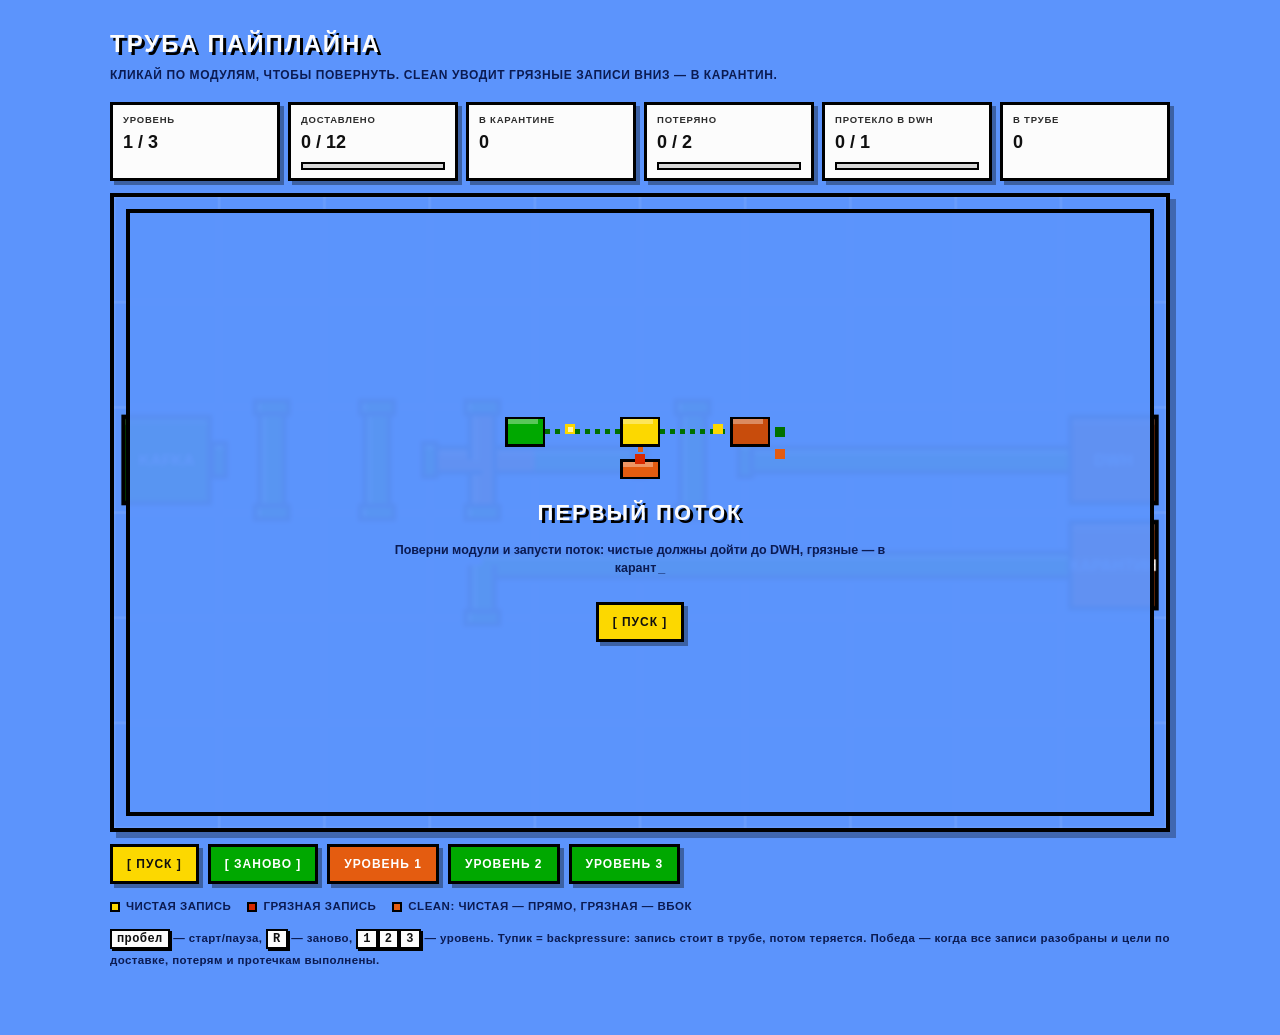
<file: 06-pipeline-game/index.html>
<!DOCTYPE html>
<html lang="ru">
<head>
<meta charset="utf-8">
<meta name="viewport" content="width=device-width, initial-scale=1">
<title>Труба пайплайна · доведи данные до витрины</title>
<link rel="stylesheet" href="../docs/assets/theme.css">
<style>
  /* Скин «Марио»: голубое небо, белые блоки в чёрной рамке, зелёные трубы. */
  body {
    --bg: #5c94fc;
    --panel: #fcfcfc;
    --panel-2: #f0f0f0;
    --ink: #101010;
    --muted: #2b2b2b;
    --accent: #00a800;
    --warn: #e45c10;
    --bad: #d82800;
    --line: #000;
    font-family: Tahoma, Verdana, "Segoe UI", sans-serif;
    font-weight: 700;
    font-size: 14px;
    line-height: 1.5;
    background: #5c94fc;
  }

  .wrap { width: min(1060px, 100%); }

  h1 {
    text-transform: uppercase;
    letter-spacing: 2px;
    font-size: 24px;
    color: #fcfcfc;
    text-shadow: 3px 3px 0 #000;
  }
  .sub { margin-bottom: 18px; font-size: 12px; letter-spacing: .6px; color: #0b1b52; text-transform: uppercase; }

  .hud { margin-bottom: 12px; gap: 8px; }
  .stat {
    background: #fcfcfc;
    border: 3px solid #000;
    border-radius: 0;
    box-shadow: 4px 4px 0 rgba(0, 0, 0, .35);
    padding: 8px 10px;
  }
  .stat .label { color: #2b2b2b; font-size: 9.5px; letter-spacing: .8px; }
  .stat .value { color: #101010; font-size: 18px; }
  .stat .meter { margin-top: 6px; height: 8px; background: #d8d8d8; border: 2px solid #000; }
  .stat .meter i { display: block; height: 100%; width: 0; background: #00a800; transition: width .12s linear; }
  .stat .meter.warn i { background: #e45c10; }
  .stat .meter.bad i { background: #d82800; }

  .board {
    border: 4px solid #000;
    border-radius: 0;
    background: #5c94fc;
    box-shadow: inset 0 0 0 4px #e45c10, 6px 6px 0 rgba(0, 0, 0, .3);
  }
  canvas { display: block; width: 100%; height: auto; }
  #board { cursor: pointer; }

  .overlay {
    border-radius: 0;
    gap: 12px;
    inset: 12px;
    background: rgba(92, 148, 252, .96);
    border: 4px solid #000;
  }
  .overlay h2 {
    margin: 0;
    font-size: 22px;
    letter-spacing: 2px;
    text-transform: uppercase;
    color: #fcfcfc;
    text-shadow: 3px 3px 0 #000;
  }
  .overlay p { margin: 0; max-width: 520px; font-size: 12.5px; color: #0b1b52; }
  #logo { image-rendering: pixelated; width: 300px; max-width: 80%; height: auto; }

  .row { margin-top: 12px; }
  button {
    border-radius: 0;
    background: #00a800;
    border: 3px solid #000;
    color: #fff;
    text-transform: uppercase;
    letter-spacing: 1px;
    font-weight: 700;
    font-size: 12px;
    box-shadow: 4px 4px 0 rgba(0, 0, 0, .35);
  }
  button:hover { background: #00c000; transform: translate(-1px, -1px); box-shadow: 5px 5px 0 rgba(0, 0, 0, .35); }
  button:active { transform: translate(2px, 2px); box-shadow: 1px 1px 0 rgba(0, 0, 0, .35); }
  button.primary { background: #fcd800; color: #101010; border-color: #000; }
  button.primary:hover { background: #ffe640; }
  button.level.active { background: #e45c10; color: #fff; }

  .legend { margin-top: 14px; font-size: 11.5px; letter-spacing: .5px; text-transform: uppercase; color: #0b1b52; }
  .legend i { border-radius: 0; width: 10px; height: 10px; border: 2px solid #000; box-shadow: none; }

  .hint { font-size: 11.5px; letter-spacing: .4px; color: #0b1b52; line-height: 1.8; }
  kbd { border-radius: 0; background: #fcfcfc; border: 2px solid #000; color: #101010; box-shadow: 2px 2px 0 #000; padding: 1px 5px; }

  #overlay-text::after { content: "_"; margin-left: 2px; color: #0b1b52; animation: caret 1s steps(1, end) infinite; }
  @keyframes caret { 50% { opacity: 0; } }
</style>
</head>
<body>
<div class="wrap">
  <h1>Труба пайплайна</h1>
  <p class="sub" id="hint">Поворачивай модули кликом и доведи чистые записи до витрины, а грязные — в карантин.</p>

  <div class="hud">
    <div class="stat"><div class="label">Уровень</div><div class="value" id="hud-level">1</div></div>
    <div class="stat">
      <div class="label">Доставлено</div><div class="value" id="hud-delivered">0</div>
      <div class="meter" id="meter-delivered"><i></i></div>
    </div>
    <div class="stat"><div class="label">В карантине</div><div class="value" id="hud-quarantine">0</div></div>
    <div class="stat">
      <div class="label">Потеряно</div><div class="value" id="hud-dropped">0</div>
      <div class="meter" id="meter-dropped"><i></i></div>
    </div>
    <div class="stat">
      <div class="label">Протекло в DWH</div><div class="value" id="hud-leaked">0</div>
      <div class="meter" id="meter-leaked"><i></i></div>
    </div>
    <div class="stat"><div class="label">В трубе</div><div class="value" id="hud-active">0</div></div>
  </div>

  <div class="board">
    <canvas id="board" width="720" height="432"></canvas>
    <div class="overlay" id="overlay">
      <canvas id="logo" width="120" height="40" aria-hidden="true"></canvas>
      <h2 id="overlay-title">Готов?</h2>
      <p id="overlay-text">Поверни модули так, чтобы труба соединила источник с витриной.</p>
      <div class="row"><button class="primary" id="overlay-btn">[ ПУСК ]</button></div>
    </div>
  </div>

  <div class="row">
    <button class="primary" id="btn-run">[ ПУСК ]</button>
    <button id="btn-reset">[ ЗАНОВО ]</button>
    <span id="levels" class="row" style="margin:0"></span>
  </div>

  <div class="legend">
    <span><i style="background:#fcd800"></i>чистая запись</span>
    <span><i style="background:#d82800"></i>грязная запись</span>
    <span><i style="background:#e45c10"></i>Clean: чистая — прямо, грязная — вбок</span>
  </div>

  <p class="hint">
    <kbd>пробел</kbd> — старт/пауза, <kbd>R</kbd> — заново, <kbd>1</kbd><kbd>2</kbd><kbd>3</kbd> — уровень.
    Тупик = backpressure: запись стоит в трубе, потом теряется. Победа — когда все записи разобраны
    и цели по доставке, потерям и протечкам выполнены.
  </p>
</div>

<script type="application/json" id="levels-data">
[
  {
    "id": 1,
    "title": "Первый поток",
    "hint": "Кликай по модулям, чтобы повернуть. Clean уводит грязные записи вниз — в карантин.",
    "grid": ["..........", "..........", "S--C-----D", "...L-----Q", "..........", ".........."],
    "rot":  ["0000000000", "0000000000", "0110010000", "0001000000", "0000000000", "0000000000"],
    "spawn": 0.9,
    "dirty": 0.25,
    "goal": {"records": 18, "delivered": 12, "maxDropped": 2, "maxLeaked": 1}
  },
  {
    "id": 2,
    "title": "Глубже в хранилище",
    "hint": "Грязные уходят вниз от Clean: доведи их до карантина, не потеряв чистые.",
    "grid": ["..........", "S--C-----D", "...|......", "...L-----Q", "..........", ".........."],
    "rot":  ["0000000000", "0110010000", "0001000000", "0001000000", "0000000000", "0000000000"],
    "spawn": 0.8,
    "dirty": 0.3,
    "goal": {"records": 22, "delivered": 14, "maxDropped": 3, "maxLeaked": 1}
  },
  {
    "id": 3,
    "title": "Долгий путь в карантин",
    "hint": "Маршрут грязных длиннее: два поворота вниз, прежде чем карантин.",
    "grid": ["..........", "S--C-----D", "...|......", "...L--L...", "......L--Q", ".........."],
    "rot":  ["0000000000", "0110010000", "0001000000", "0001101000", "0000000000", "0000000000"],
    "spawn": 0.75,
    "dirty": 0.35,
    "goal": {"records": 24, "delivered": 15, "maxDropped": 3, "maxLeaked": 1}
  }
]
</script>

<script>
(function () {
  "use strict";

  var E = 1, S = 2, W = 4, N = 8;
  var SIDES = [E, S, W, N];
  var DELTA = {};
  DELTA[E] = [0, 1]; DELTA[S] = [1, 0]; DELTA[W] = [0, -1]; DELTA[N] = [-1, 0];
  var OPPOSITE = {};
  OPPOSITE[E] = W; OPPOSITE[S] = N; OPPOSITE[W] = E; OPPOSITE[N] = S;
  var BASE = { "|": N | S, "-": E | W, "L": N | E, "T": N | E | S, "+": E | S | W | N, "C": E | S | W | N, "S": E, "D": W, "Q": W };
  var ROTATABLE = { "|": 1, "-": 1, "L": 1, "T": 1, "+": 1, "C": 1 };
  var SPEED = 1.9;
  var STALL_LIMIT = 2.5;
  var CELL = 72;
  var STEP = 1 / 60;
  var PALETTE = {
    sky: "#5c94fc",
    grid: "rgba(255, 255, 255, .16)",
    pipeOutline: "#000000",
    pipeBody: "#00a800",
    pipeLight: "#7ce07c",
    gateBody: "#e45c10",
    gateLight: "#ffb060",
    nodeSrc: "#00a800",
    nodeDwh: "#c84c0c",
    nodeQ: "#e45c10",
    coin: "#fcd800",
    coinShine: "#fff6b0",
    dirty: "#d82800",
    dirtyShine: "#ff9a80",
    hover: "rgba(255, 255, 255, .8)"
  };

  var canvas = document.getElementById("board");
  var ctx = canvas.getContext("2d");
  var overlay = document.getElementById("overlay");
  var overlayTitle = document.getElementById("overlay-title");
  var overlayText = document.getElementById("overlay-text");
  var overlayBtn = document.getElementById("overlay-btn");
  var hint = document.getElementById("hint");
  var levelsHost = document.getElementById("levels");

  var HUD = {
    level: document.getElementById("hud-level"),
    delivered: document.getElementById("hud-delivered"),
    quarantine: document.getElementById("hud-quarantine"),
    dropped: document.getElementById("hud-dropped"),
    leaked: document.getElementById("hud-leaked"),
    active: document.getElementById("hud-active")
  };

  var METERS = {
    delivered: document.getElementById("meter-delivered"),
    dropped: document.getElementById("meter-dropped"),
    leaked: document.getElementById("meter-leaked")
  };

  var LEVELS = JSON.parse(document.getElementById("levels-data").textContent);
  var state = {
    levelIndex: 0,
    level: null,
    cells: [],
    rows: 0,
    cols: 0,
    source: null,
    records: [],
    stats: null,
    phase: "ready",
    spawnAcc: 0,
    time: 0,
    hover: null
  };
  var lastFrame = 0;
  var acc = 0;

  function rotateMask(mask, steps) {
    var value = mask;
    for (var i = 0; i < ((steps % 4) + 4) % 4; i++) {
      value = ((value << 1) | (value >> 3)) & 15;
    }
    return value;
  }

  function turnRight(side) {
    return rotateMask(side, 1);
  }

  function buildCells(level) {
    var rows = level.grid.length;
    var cols = level.grid[0].length;
    var cells = [];
    for (var r = 0; r < rows; r++) {
      var row = [];
      for (var c = 0; c < cols; c++) {
        var ch = level.grid[r][c];
        var rot = Number(level.rot[r][c] || 0);
        var base = BASE[ch] || 0;
        row.push({
          r: r, c: c, ch: ch, base: base, rot: rot,
          mask: rotateMask(base, rot),
          rotatable: Boolean(ROTATABLE[ch])
        });
      }
      cells.push(row);
    }
    return cells;
  }

  function findChar(ch) {
    for (var r = 0; r < state.rows; r++) {
      for (var c = 0; c < state.cols; c++) {
        if (state.cells[r][c].ch === ch) { return state.cells[r][c]; }
      }
    }
    return null;
  }

  function loadLevel(index) {
    state.levelIndex = Math.max(0, Math.min(LEVELS.length - 1, index));
    state.level = LEVELS[state.levelIndex];
    state.cells = buildCells(state.level);
    state.rows = state.level.grid.length;
    state.cols = state.level.grid[0].length;
    state.source = findChar("S");
    state.records = [];
    state.stats = { spawned: 0, delivered: 0, quarantined: 0, wasted: 0, leaked: 0, dropped: 0 };
    state.phase = "ready";
    state.spawnAcc = 0;
    state.time = 0;
    hint.textContent = state.level.hint;
    document.querySelectorAll("button.level").forEach(function (button) {
      button.classList.toggle("active", Number(button.dataset.index) === state.levelIndex);
    });
    showOverlay(state.level.title, "Поверни модули и запусти поток: чистые должны дойти до DWH, грязные — в карантин.", "[ ПУСК ]");
    renderLevelButtons();
    render();
    updateHud();
  }

  function renderLevelButtons() {
    levelsHost.textContent = "";
    LEVELS.forEach(function (level, index) {
      var button = document.createElement("button");
      button.className = "level" + (index === state.levelIndex ? " active" : "");
      button.dataset.index = String(index);
      button.textContent = "Уровень " + level.id;
      button.addEventListener("click", function () { loadLevel(index); });
      levelsHost.appendChild(button);
    });
  }

  var typing = null;
  var calm = window.matchMedia("(prefers-reduced-motion: reduce)").matches;

  function typeText(element, text) {
    if (typing) { window.clearTimeout(typing); typing = null; }
    if (calm) { element.textContent = text; return; }
    element.textContent = "";
    var index = 0;
    function tick() {
      element.textContent = text.slice(0, index);
      index += 1;
      typing = index <= text.length ? window.setTimeout(tick, 16) : null;
    }
    tick();
  }

  function showOverlay(title, text, buttonText) {
    overlayTitle.textContent = title;
    typeText(overlayText, text);
    overlayBtn.textContent = buttonText;
    overlay.classList.add("show");
  }

  function hideOverlay() { overlay.classList.remove("show"); }

  function chooseExit(cell, from, dirty) {
    var candidates = [];
    SIDES.forEach(function (side) {
      if (side !== from && (cell.mask & side)) { candidates.push(side); }
    });
    var straight = OPPOSITE[from];
    if (cell.ch === "C") {
      var preferred = dirty ? turnRight(straight) : straight;
      if (candidates.indexOf(preferred) !== -1) { return preferred; }
    }
    if (candidates.indexOf(straight) !== -1) { return straight; }
    var right = turnRight(straight);
    if (candidates.indexOf(right) !== -1) { return right; }
    return candidates.length ? candidates[0] : 0;
  }

  function spawnRecord() {
    var record = {
      r: state.source.r,
      c: state.source.c,
      from: W,
      to: E,
      t: 0,
      dirty: Math.random() < state.level.dirty,
      stall: 0
    };
    state.records.push(record);
    state.stats.spawned += 1;
  }

  function resolve(record, kind) {
    if (kind === "D") {
      if (record.dirty) { state.stats.leaked += 1; } else { state.stats.delivered += 1; }
    } else if (kind === "Q") {
      if (record.dirty) { state.stats.quarantined += 1; } else { state.stats.wasted += 1; }
    }
    record.done = true;
  }

  function enterCell(record) {
    var cell = state.cells[record.r][record.c];
    if (cell.ch === "D" || cell.ch === "Q") { resolve(record, cell.ch); return; }
    var exit = chooseExit(cell, record.from, record.dirty);
    record.to = exit;
    record.t = 0;
    record.stall = 0;
  }

  function stepRecords(dt) {
    var alive = [];
    state.records.forEach(function (record) {
      if (record.done) { return; }
      if (!record.to) {
        record.stall += dt;
        if (record.stall > STALL_LIMIT) { state.stats.dropped += 1; record.done = true; return; }
        alive.push(record);
        return;
      }
      record.t += dt * SPEED;
      if (record.t < 1) { alive.push(record); return; }
      var delta = DELTA[record.to];
      var nr = record.r + delta[0];
      var nc = record.c + delta[1];
      var inside = nr >= 0 && nc >= 0 && nr < state.rows && nc < state.cols;
      if (!inside) { state.stats.dropped += 1; record.done = true; return; }
      var next = state.cells[nr][nc];
      var back = OPPOSITE[record.to];
      if (!(next.mask & back)) {
        record.t = 1;
        record.to = 0;
        record.stall += dt;
        if (record.stall > STALL_LIMIT) { state.stats.dropped += 1; record.done = true; return; }
        alive.push(record);
        return;
      }
      record.r = nr;
      record.c = nc;
      record.from = back;
      enterCell(record);
      if (!record.done) { alive.push(record); }
    });
    state.records = alive;
  }

  function update(dt) {
    if (state.phase !== "running") { return; }
    state.time += dt;
    var goal = state.level.goal;
    if (state.stats.spawned < goal.records) {
      state.spawnAcc += dt;
      if (state.spawnAcc >= state.level.spawn) {
        state.spawnAcc -= state.level.spawn;
        spawnRecord();
      }
    }
    stepRecords(dt);
    checkOutcome();
  }

  function checkOutcome() {
    var goal = state.level.goal;
    var stats = state.stats;
    var finished = stats.spawned >= goal.records && state.records.length === 0;
    if (stats.dropped > goal.maxDropped) {
      finish(false, "Релиз сорван", "Потеряно " + stats.dropped + " записей при лимите " + goal.maxDropped + ": где-то остался тупик.");
      return;
    }
    if (stats.leaked > goal.maxLeaked) {
      finish(false, "Качество упало", "Грязных в DWH: " + stats.leaked + " при лимите " + goal.maxLeaked + ". Clean должен уводить их вбок.");
      return;
    }
    if (finished && stats.delivered >= goal.delivered) {
      finish(true, "Поток прошёл", "Доставлено " + stats.delivered + ", карантин " + stats.quarantined + ", потерь " + stats.dropped + ".");
    }
  }

  function finish(won, title, text) {
    state.phase = won ? "won" : "lost";
    showOverlay(title, text, "[ ЗАНОВО ]");
  }

  function setMeter(host, value, limit, tone) {
    var share = limit > 0 ? Math.min(1, value / limit) : 0;
    host.className = "meter" + (tone ? " " + tone : "");
    host.firstElementChild.style.width = Math.round(share * 100) + "%";
  }

  function updateHud() {
    var goal = state.level.goal;
    HUD.level.textContent = state.level.id + " / " + LEVELS.length;
    HUD.delivered.textContent = state.stats.delivered + " / " + goal.delivered;
    HUD.delivered.className = "value " + (state.stats.delivered >= goal.delivered ? "ok" : "");
    HUD.quarantine.textContent = String(state.stats.quarantined);
    HUD.dropped.textContent = state.stats.dropped + " / " + goal.maxDropped;
    HUD.dropped.className = "value " + (state.stats.dropped > goal.maxDropped ? "bad" : state.stats.dropped > 0 ? "warn" : "");
    HUD.leaked.textContent = state.stats.leaked + " / " + goal.maxLeaked;
    HUD.leaked.className = "value " + (state.stats.leaked > goal.maxLeaked ? "bad" : state.stats.leaked > 0 ? "warn" : "");
    HUD.active.textContent = String(state.records.length);
    setMeter(METERS.delivered, state.stats.delivered, goal.delivered, "");
    setMeter(METERS.dropped, state.stats.dropped, goal.maxDropped, state.stats.dropped > goal.maxDropped ? "bad" : "warn");
    setMeter(METERS.leaked, state.stats.leaked, goal.maxLeaked, state.stats.leaked > goal.maxLeaked ? "bad" : "warn");
  }

  function cellCenter(r, c) {
    return { x: c * CELL + CELL / 2, y: r * CELL + CELL / 2 };
  }

  function recordPosition(record) {
    var center = cellCenter(record.r, record.c);
    if (!record.to) { return center; }
    var delta = DELTA[record.to];
    var t = Math.min(1, Math.max(0, record.t));
    return { x: center.x + delta[1] * CELL * t, y: center.y + delta[0] * CELL * t };
  }

  function pipeLine(x1, y1, x2, y2, width, color) {
    ctx.strokeStyle = color;
    ctx.lineWidth = width;
    ctx.lineCap = "butt";
    ctx.beginPath();
    ctx.moveTo(x1, y1);
    ctx.lineTo(x2, y2);
    ctx.stroke();
  }

  function drawMouth(x, y, horizontal) {
    var w = horizontal ? 12 : 26;
    var h = horizontal ? 26 : 12;
    ctx.fillStyle = PALETTE.pipeOutline;
    ctx.fillRect(x - w / 2, y - h / 2, w, h);
    ctx.fillStyle = PALETTE.pipeBody;
    ctx.fillRect(x - w / 2 + 3, y - h / 2 + 3, w - 6, h - 6);
    ctx.fillStyle = PALETTE.pipeLight;
    if (horizontal) {
      ctx.fillRect(x - w / 2 + 3, y - h / 2 + 3, w - 6, 3);
    } else {
      ctx.fillRect(x - w / 2 + 3, y - h / 2 + 3, 3, h - 6);
    }
  }

  function isLinked(cell, side) {
    var delta = DELTA[side];
    var r = cell.r + delta[0];
    var c = cell.c + delta[1];
    var inside = r >= 0 && c >= 0 && r < state.rows && c < state.cols;
    var linked = inside && (state.cells[r][c].mask & OPPOSITE[side]);
    return Boolean(linked);
  }

  function drawArm(cell, center, side, body, light) {
    var delta = DELTA[side];
    var ex = center.x + delta[1] * CELL / 2;
    var ey = center.y + delta[0] * CELL / 2;
    var shiftX = delta[0] !== 0 ? -5 : 0;
    var shiftY = delta[1] !== 0 ? -5 : 0;

    pipeLine(center.x, center.y, ex, ey, 20, PALETTE.pipeOutline);
    pipeLine(center.x, center.y, ex, ey, 14, body);
    pipeLine(center.x + shiftX, center.y + shiftY, ex + shiftX, ey + shiftY, 3, light);
    if (!isLinked(cell, side)) { drawMouth(ex, ey, delta[1] !== 0); }
  }

  function drawBlock(box, fill, label) {
    var x = box.x + 5;
    var y = box.y + 5;
    var size = CELL - 10;
    ctx.fillStyle = PALETTE.pipeOutline;
    ctx.fillRect(x, y, size, size);
    ctx.fillStyle = fill;
    ctx.fillRect(x + 3, y + 3, size - 6, size - 6);
    ctx.fillStyle = "rgba(255, 255, 255, .28)";
    ctx.fillRect(x + 3, y + 3, size - 6, 4);
    ctx.fillStyle = "#ffffff";
    ctx.font = "700 11px Tahoma, sans-serif";
    ctx.textAlign = "center";
    ctx.textBaseline = "middle";
    ctx.fillText(label, box.x + CELL / 2, box.y + CELL / 2 + 1);
  }

  function drawCell(cell) {
    var box = { x: cell.c * CELL, y: cell.r * CELL };
    var center = cellCenter(cell.r, cell.c);

    var gate = cell.ch === "C";
    var body = gate ? PALETTE.gateBody : PALETTE.pipeBody;
    var light = gate ? PALETTE.gateLight : PALETTE.pipeLight;

    SIDES.forEach(function (side) {
      if (cell.mask & side) { drawArm(cell, center, side, body, light); }
    });

    if (cell.ch === "S") { drawBlock(box, PALETTE.nodeSrc, "KAFKA"); }
    if (cell.ch === "D") { drawBlock(box, PALETTE.nodeDwh, "DWH"); }
    if (cell.ch === "Q") { drawBlock(box, PALETTE.nodeQ, "КАРАНТИН"); }

    if (cell.rotatable && state.hover && state.hover.r === cell.r && state.hover.c === cell.c) {
      ctx.strokeStyle = PALETTE.hover;
      ctx.lineWidth = 2;
      ctx.strokeRect(box.x + 2, box.y + 2, CELL - 4, CELL - 4);
    }
  }

  function drawRecords() {
    state.records.forEach(function (record) {
      var position = recordPosition(record);
      ctx.fillStyle = record.dirty ? PALETTE.dirty : PALETTE.coin;
      ctx.strokeStyle = PALETTE.pipeOutline;
      ctx.lineWidth = 2;
      ctx.beginPath();
      ctx.arc(position.x, position.y, 8, 0, Math.PI * 2);
      ctx.fill();
      ctx.stroke();
      ctx.fillStyle = record.dirty ? PALETTE.dirtyShine : PALETTE.coinShine;
      ctx.fillRect(position.x - 4, position.y - 4, 3, 8);
    });
  }

  function drawGrid() {
    ctx.strokeStyle = PALETTE.grid;
    ctx.lineWidth = 1;
    for (var c = 0; c <= state.cols; c++) {
      ctx.beginPath();
      ctx.moveTo(c * CELL, 0);
      ctx.lineTo(c * CELL, state.rows * CELL);
      ctx.stroke();
    }
    for (var r = 0; r <= state.rows; r++) {
      ctx.beginPath();
      ctx.moveTo(0, r * CELL);
      ctx.lineTo(state.cols * CELL, r * CELL);
      ctx.stroke();
    }
  }

  function render() {
    ctx.clearRect(0, 0, canvas.width, canvas.height);
    ctx.fillStyle = PALETTE.sky;
    ctx.fillRect(0, 0, canvas.width, canvas.height);
    drawGrid();
    for (var r = 0; r < state.rows; r++) {
      for (var c = 0; c < state.cols; c++) {
        drawCell(state.cells[r][c]);
      }
    }
    drawRecords();
  }

  function loop(timestamp) {
    if (!lastFrame) { lastFrame = timestamp; }
    var delta = Math.min(0.1, (timestamp - lastFrame) / 1000);
    lastFrame = timestamp;
    acc += delta;
    while (acc >= STEP) {
      update(STEP);
      acc -= STEP;
    }
    render();
    updateHud();
    requestAnimationFrame(loop);
  }

  function canvasPoint(event) {
    var rect = canvas.getBoundingClientRect();
    return {
      x: (event.clientX - rect.left) * (canvas.width / rect.width),
      y: (event.clientY - rect.top) * (canvas.height / rect.height)
    };
  }

  function cellAt(point) {
    var c = Math.floor(point.x / CELL);
    var r = Math.floor(point.y / CELL);
    if (r < 0 || c < 0 || r >= state.rows || c >= state.cols) { return null; }
    return state.cells[r][c];
  }

  function rotateCell(cell) {
    if (!cell || !cell.rotatable || state.phase === "won" || state.phase === "lost") { return; }
    cell.rot = (cell.rot + 1) % 4;
    cell.mask = rotateMask(cell.base, cell.rot);
    render();
  }

  canvas.addEventListener("click", function (event) {
    rotateCell(cellAt(canvasPoint(event)));
  });

  canvas.addEventListener("mousemove", function (event) {
    var cell = cellAt(canvasPoint(event));
    state.hover = cell ? { r: cell.r, c: cell.c } : null;
  });

  canvas.addEventListener("mouseleave", function () { state.hover = null; });

  function start() {
    if (state.phase === "running") { state.phase = "paused"; return; }
    if (state.phase === "ready" || state.phase === "paused") {
      state.phase = "running";
      hideOverlay();
    } else {
      loadLevel(state.levelIndex);
      state.phase = "running";
      hideOverlay();
    }
  }

  document.getElementById("btn-run").addEventListener("click", start);
  document.getElementById("btn-reset").addEventListener("click", function () { loadLevel(state.levelIndex); });
  overlayBtn.addEventListener("click", start);

  document.addEventListener("keydown", function (event) {
    if (event.key === " ") { event.preventDefault(); start(); }
    if (event.key === "r" || event.key === "R") { loadLevel(state.levelIndex); }
    if (["1", "2", "3"].indexOf(event.key) !== -1) { loadLevel(Number(event.key) - 1); }
  });

  loadLevel(0);
  requestAnimationFrame(loop);
})();
</script>



<script>
(function () {
  "use strict";

  var canvas = document.getElementById("logo");
  if (!canvas) { return; }
  var ctx = canvas.getContext("2d");
  var calm = window.matchMedia("(prefers-reduced-motion: reduce)");
  var PIPE = "#00a800";
  var PIPE_DARK = "#007000";
  var BRICK = "#c84c0c";
  var ORANGE = "#e45c10";
  var GOLD = "#fcd800";
  var INK = "#000000";
  var FRAMES = 48;
  var step = 0;

  function px(x, y, w, h, color) {
    ctx.fillStyle = color;
    ctx.fillRect(x, y, w, h);
  }

  function frameBox(x, y, w, h, fill) {
    px(x, y, w, h, INK);
    px(x + 1, y + 1, w - 2, h - 2, fill);
    px(x + 1, y + 1, w - 4, 2, "rgba(255, 255, 255, .35)");
  }

  function dash(x, y, width, color) {
    for (var i = 0; i < width; i += 4) {
      px(x + i, y, 2, 2, color);
    }
  }

  function draw() {
    ctx.clearRect(0, 0, 120, 40);

    frameBox(6, 13, 16, 12, PIPE);
    frameBox(52, 13, 16, 12, step % 16 < 8 ? ORANGE : GOLD);
    frameBox(96, 13, 16, 12, BRICK);
    frameBox(52, 30, 16, 8, ORANGE);

    dash(22, 18, 30, PIPE_DARK);
    dash(68, 18, 28, PIPE_DARK);
    dash(59, 25, 1, ORANGE);

    var t = (step % FRAMES) / FRAMES;
    var cleanX = Math.round(22 + t * 30);
    px(cleanX, 16, 4, 4, GOLD);
    px(cleanX + 1, 17, 2, 2, "#fff6b0");

    var laterX = Math.round(68 + ((t + 0.5) % 1) * 28);
    px(laterX, 16, 4, 4, GOLD);

    var dirtyY = Math.round(26 + ((t + 0.3) % 1) * 4);
    px(58, dirtyY, 4, 4, "#d82800");

    px(114, 17, 4, 4, step % 24 < 12 ? GOLD : PIPE_DARK);
    px(114, 26, 4, 4, step % 32 < 16 ? ORANGE : PIPE_DARK);
  }

  function loop() {
    draw();
    step = (step + 1) % FRAMES;
  }

  draw();
  if (calm.matches) { return; }
  window.setInterval(loop, 110);
})();
</script>
</body>
</html>
</file>
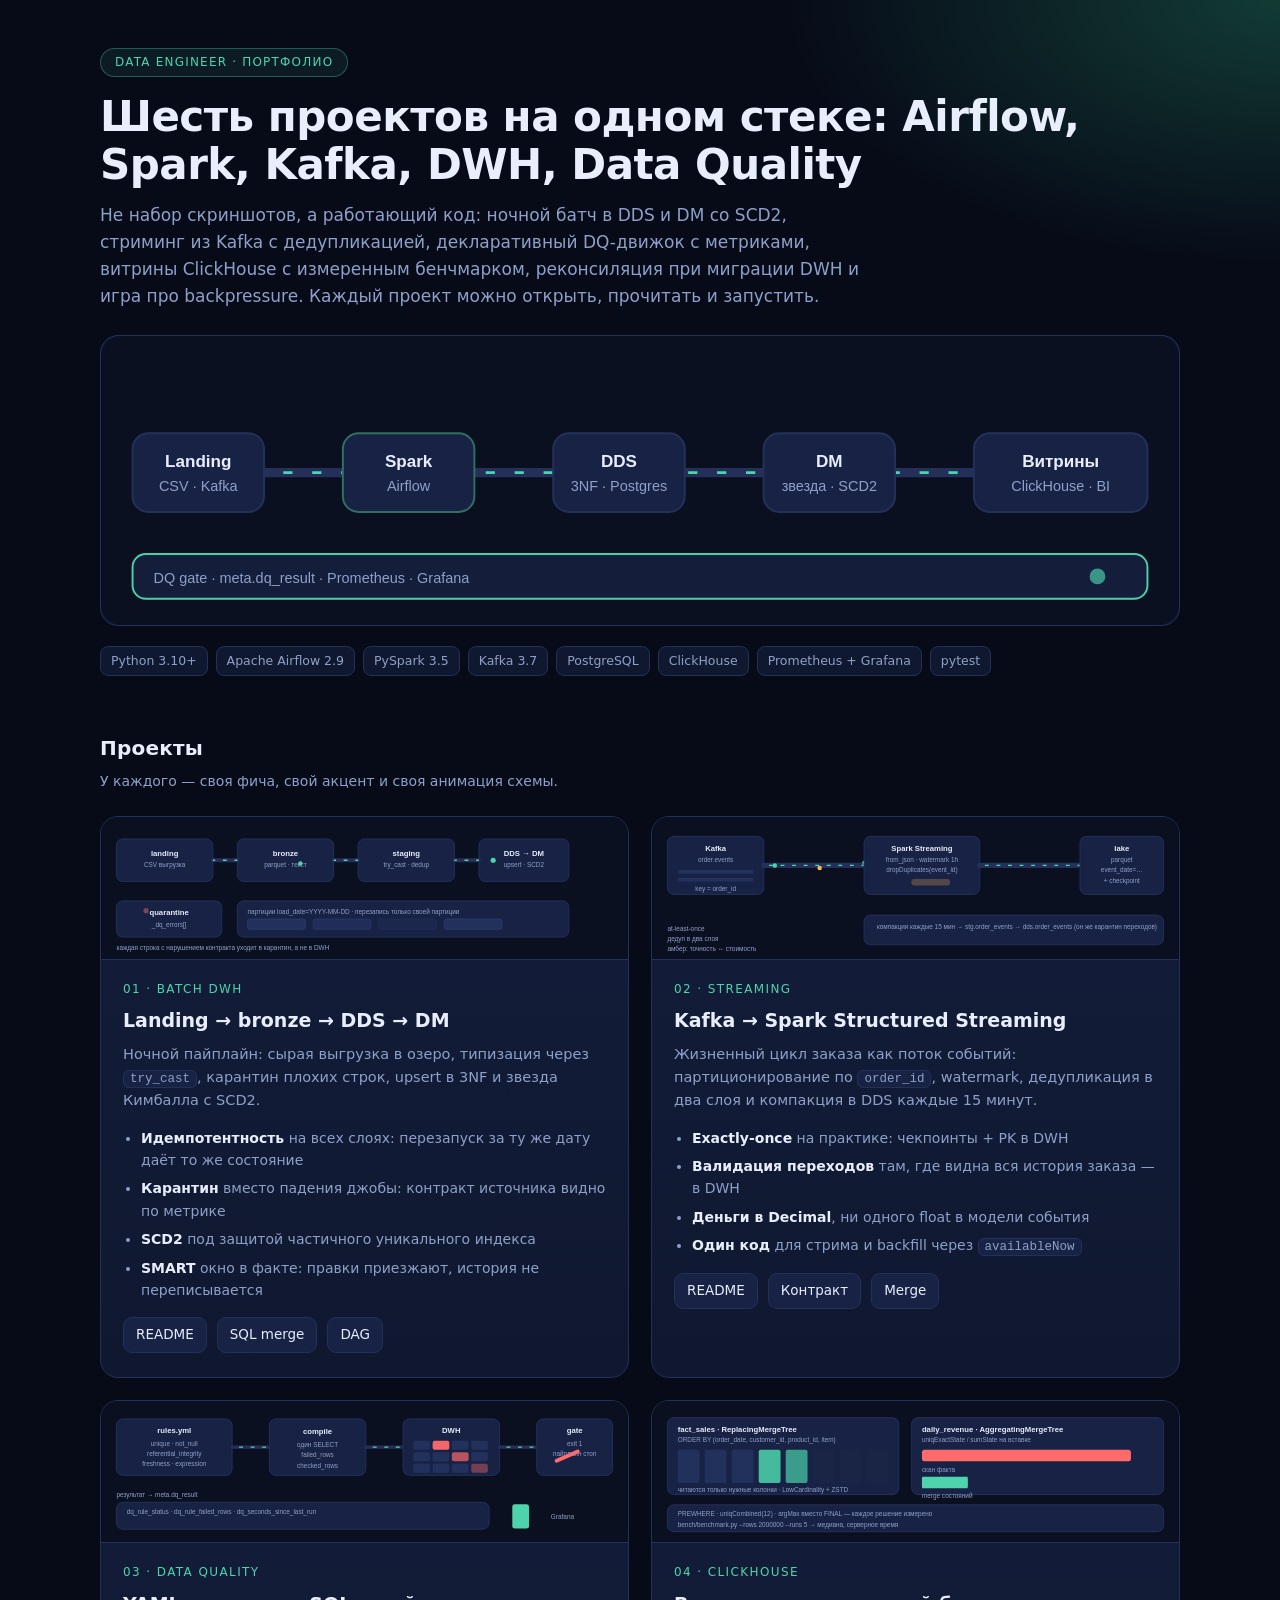
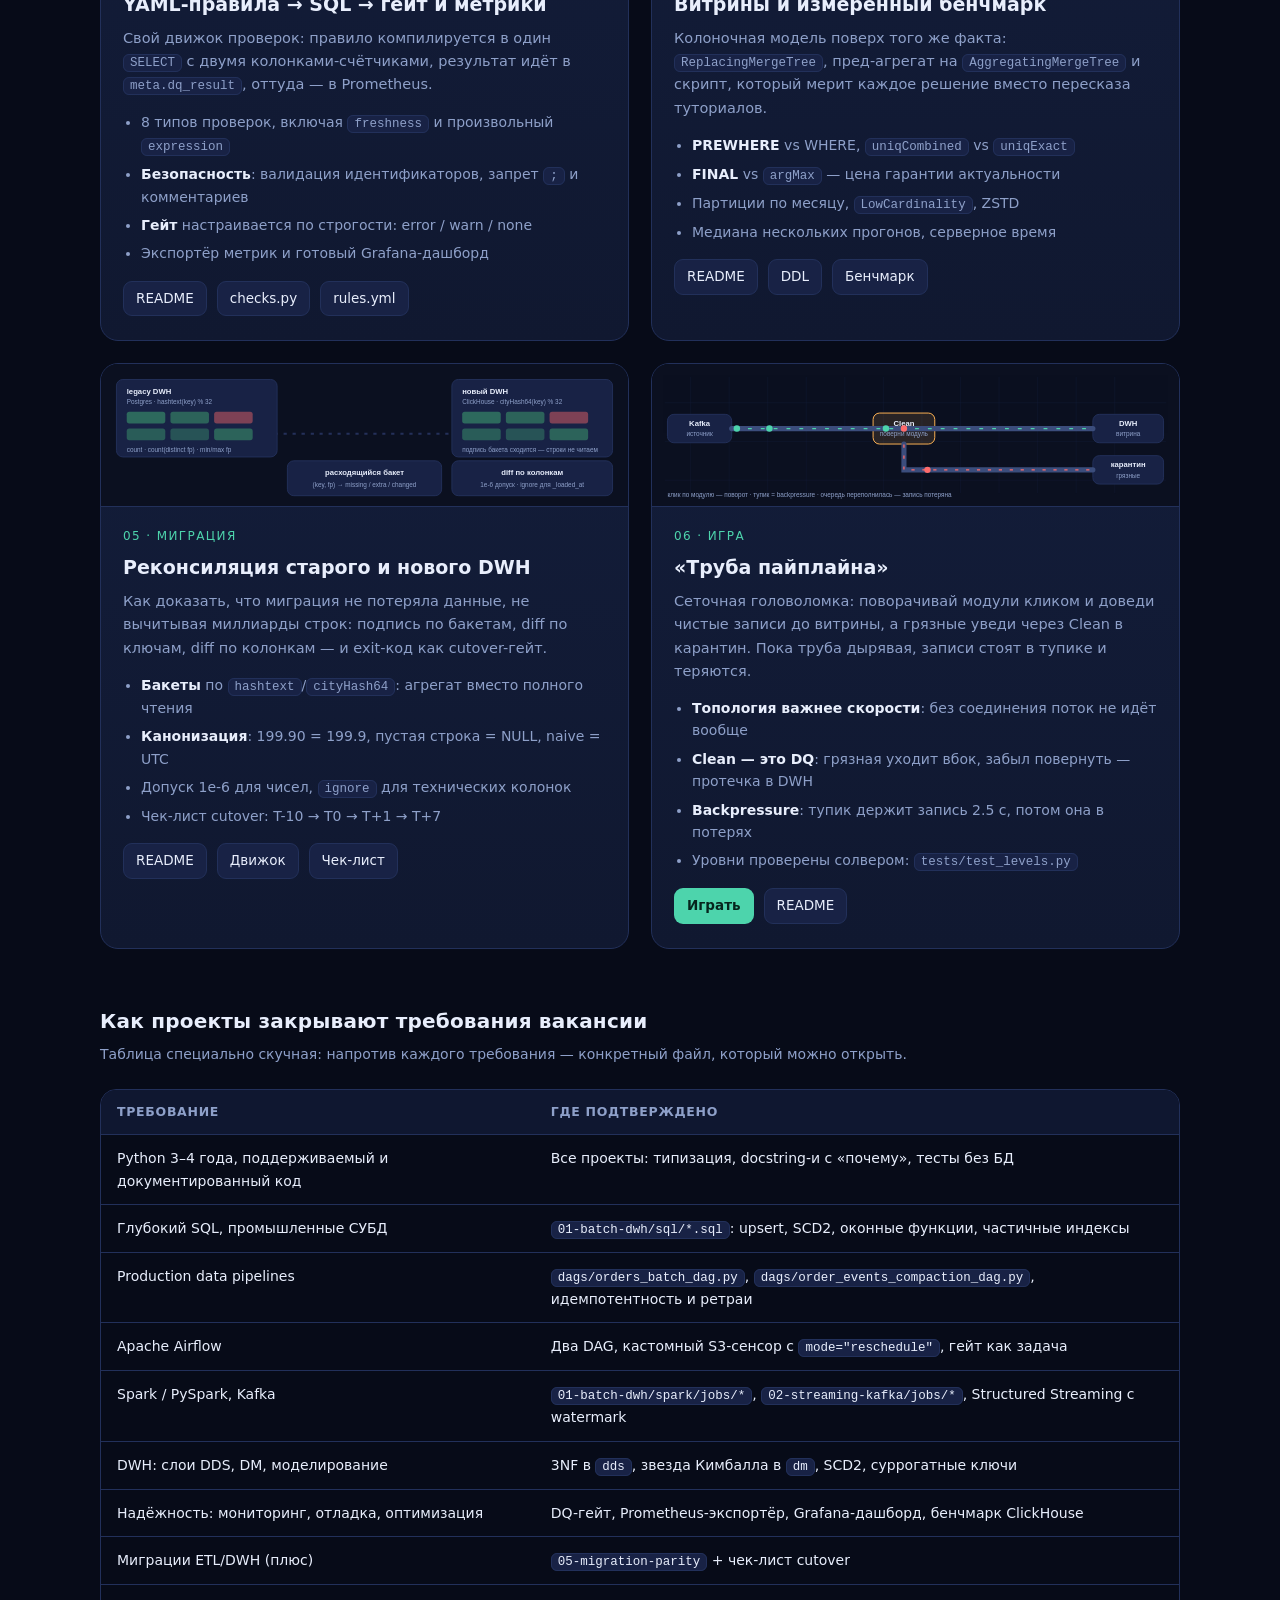
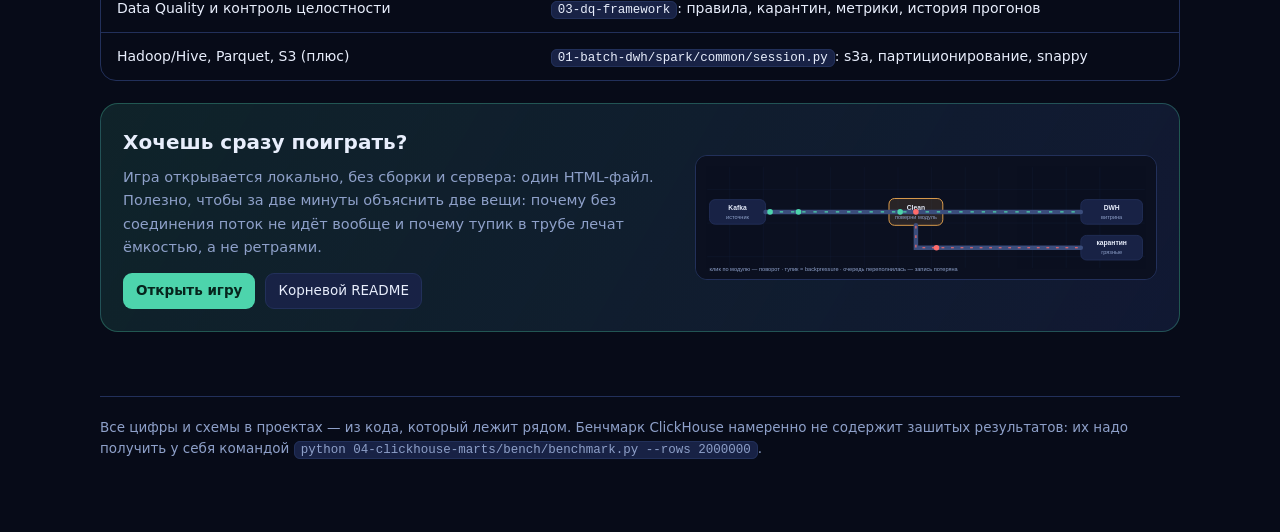
<file: docs/index.html>
<!DOCTYPE html>
<html lang="ru">
<head>
<meta charset="utf-8">
<meta name="viewport" content="width=device-width, initial-scale=1">
<title>Портфолио Data Engineer · 6 проектов</title>
<link rel="stylesheet" href="assets/theme.css">
<style>
  html { scroll-behavior: smooth; }
  body { font-size: 16px; line-height: 1.6; padding: 0; }
  .page { width: min(1120px, 100%); padding: 48px 20px 80px; }

  header.hero { margin-bottom: 40px; }
  .eyebrow {
    display: inline-block;
    color: var(--accent);
    border: 1px solid rgba(77, 212, 172, .35);
    background: rgba(77, 212, 172, .08);
    border-radius: 999px;
    padding: 4px 14px;
    font-size: 12px;
    letter-spacing: 1.2px;
    text-transform: uppercase;
  }
  h1 { font-size: clamp(26px, 4vw, 42px); line-height: 1.15; margin: 16px 0 12px; letter-spacing: -.5px; }
  .lead { color: var(--muted); max-width: 760px; margin: 0 0 24px; font-size: 17px; }
  .hero-anim {
    display: block;
    width: 100%;
    height: auto;
    border-radius: 18px;
    border: 1px solid var(--line);
    background: var(--panel);
  }
  .chips { display: flex; gap: 8px; flex-wrap: wrap; margin-top: 20px; }
  .chip {
    font-size: 12.5px;
    color: var(--muted);
    border: 1px solid var(--line);
    background: var(--panel);
    border-radius: 8px;
    padding: 4px 10px;
  }

  h2.section {
    font-size: 20px;
    margin: 56px 0 6px;
    letter-spacing: .2px;
    text-transform: none;
    color: var(--ink);
  }
  .section-note { color: var(--muted); font-size: 14px; margin: 0 0 24px; }

  .grid { display: grid; gap: 22px; }
  @media (min-width: 900px) { .grid.two { grid-template-columns: 1fr 1fr; } }

  .card {
    background: linear-gradient(180deg, var(--panel-2), var(--panel));
    border: 1px solid var(--line);
    border-radius: 18px;
    overflow: hidden;
    transition: transform .18s ease, border-color .18s ease;
  }
  .card:hover { transform: translateY(-3px); border-color: rgba(77, 212, 172, .45); }
  .card .anim { display: block; width: 100%; height: auto; border-bottom: 1px solid var(--line); background: #0b1020; }
  .card .body { padding: 20px 22px 24px; }
  .card .num {
    color: var(--accent);
    font-size: 12px;
    letter-spacing: 1.4px;
    text-transform: uppercase;
  }
  .card h3 { margin: 6px 0 8px; font-size: 19px; }
  .card p { margin: 0 0 14px; color: var(--muted); font-size: 14.5px; }
  .card ul { margin: 0 0 16px; padding-left: 18px; color: var(--muted); font-size: 14px; }
  .card ul li { margin-bottom: 6px; }
  .card ul li b { color: var(--ink); font-weight: 600; }
  .links { display: flex; gap: 10px; flex-wrap: wrap; }
  .links a {
    font-size: 13.5px;
    color: var(--ink);
    text-decoration: none;
    border: 1px solid var(--line);
    background: #182245;
    border-radius: 9px;
    padding: 6px 12px;
  }
  .links a:hover { border-color: var(--accent); color: var(--accent); }
  .links a.primary { background: var(--accent); color: #06251d; border-color: transparent; font-weight: 600; }
  .links a.primary:hover { color: #06251d; filter: brightness(1.06); }

  .table-wrap { overflow-x: auto; border: 1px solid var(--line); border-radius: 16px; }
  table { border-collapse: collapse; width: 100%; font-size: 14px; }
  th, td { text-align: left; padding: 12px 16px; border-bottom: 1px solid var(--line); vertical-align: top; }
  th { color: var(--muted); font-weight: 600; font-size: 12.5px; text-transform: uppercase; letter-spacing: .7px; background: #0f1730; }
  tr:last-child td { border-bottom: none; }

  .game-banner {
    margin-top: 22px;
    display: grid;
    gap: 18px;
    grid-template-columns: 1fr;
    align-items: center;
    background: linear-gradient(120deg, rgba(77, 212, 172, .12), rgba(24, 34, 69, .6));
    border: 1px solid rgba(77, 212, 172, .3);
    border-radius: 18px;
    padding: 22px;
  }
  @media (min-width: 900px) { .game-banner { grid-template-columns: 1.2fr 1fr; } }
  .game-banner h3 { margin: 0 0 8px; font-size: 20px; }
  .game-banner p { margin: 0 0 14px; color: var(--muted); font-size: 14.5px; }
  .game-banner img { width: 100%; height: auto; border-radius: 12px; border: 1px solid var(--line); }

  footer { margin-top: 64px; color: var(--muted); font-size: 13.5px; border-top: 1px solid var(--line); padding-top: 20px; }
</style>
</head>
<body>
<div class="page">

  <header class="hero">
    <span class="eyebrow">Data Engineer · портфолио</span>
    <h1>Шесть проектов на одном стеке: Airflow, Spark, Kafka, DWH, Data Quality</h1>
    <p class="lead">
      Не набор скриншотов, а работающий код: ночной батч в DDS и DM со SCD2,
      стриминг из Kafka с дедупликацией, декларативный DQ-движок с метриками,
      витрины ClickHouse с измеренным бенчмарком, реконсиляция при миграции DWH
      и игра про backpressure. Каждый проект можно открыть, прочитать и запустить.
    </p>
    <img class="hero-anim" src="assets/anim-hero.svg" alt="Схема пайплайна: landing, Spark, DDS, DM, витрины и DQ-гейт">
    <div class="chips">
      <span class="chip">Python 3.10+</span>
      <span class="chip">Apache Airflow 2.9</span>
      <span class="chip">PySpark 3.5</span>
      <span class="chip">Kafka 3.7</span>
      <span class="chip">PostgreSQL</span>
      <span class="chip">ClickHouse</span>
      <span class="chip">Prometheus + Grafana</span>
      <span class="chip">pytest</span>
    </div>
  </header>

  <h2 class="section">Проекты</h2>
  <p class="section-note">У каждого — своя фича, свой акцент и своя анимация схемы.</p>

  <div class="grid two">

    <article class="card">
      <img class="anim" src="assets/anim-batch-dwh.svg" alt="Батч-DWH: landing, bronze, staging, DDS, DM и карантин">
      <div class="body">
        <div class="num">01 · Batch DWH</div>
        <h3>Landing → bronze → DDS → DM</h3>
        <p>Ночной пайплайн: сырая выгрузка в озеро, типизация через <code>try_cast</code>,
           карантин плохих строк, upsert в 3NF и звезда Кимбалла с SCD2.</p>
        <ul>
          <li><b>Идемпотентность</b> на всех слоях: перезапуск за ту же дату даёт то же состояние</li>
          <li><b>Карантин</b> вместо падения джобы: контракт источника видно по метрике</li>
          <li><b>SCD2</b> под защитой частичного уникального индекса</li>
          <li><b>SMART</b> окно в факте: правки приезжают, история не переписывается</li>
        </ul>
        <div class="links">
          <a href="../01-batch-dwh/README.md">README</a>
          <a href="../01-batch-dwh/sql/02_merge_orders.sql">SQL merge</a>
          <a href="../dags/orders_batch_dag.py">DAG</a>
        </div>
      </div>
    </article>

    <article class="card">
      <img class="anim" src="assets/anim-streaming.svg" alt="Стриминг: Kafka, Spark Structured Streaming, озеро и DDS">
      <div class="body">
        <div class="num">02 · Streaming</div>
        <h3>Kafka → Spark Structured Streaming</h3>
        <p>Жизненный цикл заказа как поток событий: партиционирование по <code>order_id</code>,
           watermark, дедупликация в два слоя и компакция в DDS каждые 15 минут.</p>
        <ul>
          <li><b>Exactly-once</b> на практике: чекпоинты + PK в DWH</li>
          <li><b>Валидация переходов</b> там, где видна вся история заказа — в DWH</li>
          <li><b>Деньги в Decimal</b>, ни одного float в модели события</li>
          <li><b>Один код</b> для стрима и backfill через <code>availableNow</code></li>
        </ul>
        <div class="links">
          <a href="../02-streaming-kafka/README.md">README</a>
          <a href="../02-streaming-kafka/events/model.py">Контракт</a>
          <a href="../02-streaming-kafka/sql/07_merge_events.sql">Merge</a>
        </div>
      </div>
    </article>

    <article class="card">
      <img class="anim" src="assets/anim-dq.svg" alt="Data quality: правила, SQL, подсветка нарушений, гейт и Grafana">
      <div class="body">
        <div class="num">03 · Data Quality</div>
        <h3>YAML-правила → SQL → гейт и метрики</h3>
        <p>Свой движок проверок: правило компилируется в один <code>SELECT</code> с двумя
           колонками-счётчиками, результат идёт в <code>meta.dq_result</code>, оттуда — в Prometheus.</p>
        <ul>
          <li>8 типов проверок, включая <code>freshness</code> и произвольный <code>expression</code></li>
          <li><b>Безопасность</b>: валидация идентификаторов, запрет <code>;</code> и комментариев</li>
          <li><b>Гейт</b> настраивается по строгости: error / warn / none</li>
          <li>Экспортёр метрик и готовый Grafana-дашборд</li>
        </ul>
        <div class="links">
          <a href="../03-dq-framework/README.md">README</a>
          <a href="../03-dq-framework/dq/checks.py">checks.py</a>
          <a href="../03-dq-framework/dq/rules.yml">rules.yml</a>
        </div>
      </div>
    </article>

    <article class="card">
      <img class="anim" src="assets/anim-clickhouse.svg" alt="ClickHouse: колоночное чтение, март и сравнение стоимости запросов">
      <div class="body">
        <div class="num">04 · ClickHouse</div>
        <h3>Витрины и измеренный бенчмарк</h3>
        <p>Колоночная модель поверх того же факта: <code>ReplacingMergeTree</code>,
           пред-агрегат на <code>AggregatingMergeTree</code> и скрипт, который мерит
           каждое решение вместо пересказа туториалов.</p>
        <ul>
          <li><b>PREWHERE</b> vs WHERE, <code>uniqCombined</code> vs <code>uniqExact</code></li>
          <li><b>FINAL</b> vs <code>argMax</code> — цена гарантии актуальности</li>
          <li>Партиции по месяцу, <code>LowCardinality</code>, ZSTD</li>
          <li>Медиана нескольких прогонов, серверное время</li>
        </ul>
        <div class="links">
          <a href="../04-clickhouse-marts/README.md">README</a>
          <a href="../04-clickhouse-marts/sql/01_schema.sql">DDL</a>
          <a href="../04-clickhouse-marts/bench/benchmark.py">Бенчмарк</a>
        </div>
      </div>
    </article>

    <article class="card">
      <img class="anim" src="assets/anim-migration.svg" alt="Миграция: сверка бакетов, drill-down по ключам и колонкам">
      <div class="body">
        <div class="num">05 · Миграция</div>
        <h3>Реконсиляция старого и нового DWH</h3>
        <p>Как доказать, что миграция не потеряла данные, не вычитывая миллиарды строк:
           подпись по бакетам, diff по ключам, diff по колонкам — и exit-код как
           cutover-гейт.</p>
        <ul>
          <li><b>Бакеты</b> по <code>hashtext</code>/<code>cityHash64</code>: агрегат вместо полного чтения</li>
          <li><b>Канонизация</b>: 199.90 = 199.9, пустая строка = NULL, naive = UTC</li>
          <li>Допуск 1e-6 для чисел, <code>ignore</code> для технических колонок</li>
          <li>Чек-лист cutover: T-10 → T0 → T+1 → T+7</li>
        </ul>
        <div class="links">
          <a href="../05-migration-parity/README.md">README</a>
          <a href="../05-migration-parity/parity/compare.py">Движок</a>
          <a href="../05-migration-parity/docs/cutover-checklist.md">Чек-лист</a>
        </div>
      </div>
    </article>

    <article class="card">
      <img class="anim" src="assets/anim-game.svg" alt="Труба пайплайна: сетка модулей и ветка в карантин">
      <div class="body">
        <div class="num">06 · Игра</div>
        <h3>«Труба пайплайна»</h3>
        <p>Сеточная головоломка: поворачивай модули кликом и доведи чистые записи до
           витрины, а грязные уведи через Clean в карантин. Пока труба дырявая,
           записи стоят в тупике и теряются.</p>
        <ul>
          <li><b>Топология важнее скорости</b>: без соединения поток не идёт вообще</li>
          <li><b>Clean — это DQ</b>: грязная уходит вбок, забыл повернуть — протечка в DWH</li>
          <li><b>Backpressure</b>: тупик держит запись 2.5 с, потом она в потерях</li>
          <li>Уровни проверены солвером: <code>tests/test_levels.py</code></li>
        </ul>
        <div class="links">
          <a class="primary" href="../06-pipeline-game/index.html">Играть</a>
          <a href="../06-pipeline-game/README.md">README</a>
        </div>
      </div>
    </article>

  </div>

  <h2 class="section">Как проекты закрывают требования вакансии</h2>
  <p class="section-note">Таблица специально скучная: напротив каждого требования — конкретный файл, который можно открыть.</p>

  <div class="table-wrap">
    <table>
      <thead>
        <tr><th>Требование</th><th>Где подтверждено</th></tr>
      </thead>
      <tbody>
        <tr>
          <td>Python 3–4 года, поддерживаемый и документированный код</td>
          <td>Все проекты: типизация, docstring-и с «почему», тесты без БД</td>
        </tr>
        <tr>
          <td>Глубокий SQL, промышленные СУБД</td>
          <td><code>01-batch-dwh/sql/*.sql</code>: upsert, SCD2, оконные функции, частичные индексы</td>
        </tr>
        <tr>
          <td>Production data pipelines</td>
          <td><code>dags/orders_batch_dag.py</code>, <code>dags/order_events_compaction_dag.py</code>, идемпотентность и ретраи</td>
        </tr>
        <tr>
          <td>Apache Airflow</td>
          <td>Два DAG, кастомный S3-сенсор с <code>mode="reschedule"</code>, гейт как задача</td>
        </tr>
        <tr>
          <td>Spark / PySpark, Kafka</td>
          <td><code>01-batch-dwh/spark/jobs/*</code>, <code>02-streaming-kafka/jobs/*</code>, Structured Streaming с watermark</td>
        </tr>
        <tr>
          <td>DWH: слои DDS, DM, моделирование</td>
          <td>3NF в <code>dds</code>, звезда Кимбалла в <code>dm</code>, SCD2, суррогатные ключи</td>
        </tr>
        <tr>
          <td>Надёжность: мониторинг, отладка, оптимизация</td>
          <td>DQ-гейт, Prometheus-экспортёр, Grafana-дашборд, бенчмарк ClickHouse</td>
        </tr>
        <tr>
          <td>Миграции ETL/DWH (плюс)</td>
          <td><code>05-migration-parity</code> + чек-лист cutover</td>
        </tr>
        <tr>
          <td>Data Quality и контроль целостности</td>
          <td><code>03-dq-framework</code>: правила, карантин, метрики, история прогонов</td>
        </tr>
        <tr>
          <td>Hadoop/Hive, Parquet, S3 (плюс)</td>
          <td><code>01-batch-dwh/spark/common/session.py</code>: s3a, партиционирование, snappy</td>
        </tr>
      </tbody>
    </table>
  </div>

  <div class="game-banner">
    <div>
      <h3>Хочешь сразу поиграть?</h3>
      <p>Игра открывается локально, без сборки и сервера: один HTML-файл.
         Полезно, чтобы за две минуты объяснить две вещи: почему без соединения
         поток не идёт вообще и почему тупик в трубе лечат ёмкостью, а не ретраями.</p>
      <div class="links">
        <a class="primary" href="../06-pipeline-game/index.html">Открыть игру</a>
        <a href="../README.md">Корневой README</a>
      </div>
    </div>
    <img src="assets/anim-game.svg" alt="Анимация игрового поля">
  </div>

  <footer>
    Все цифры и схемы в проектах — из кода, который лежит рядом. Бенчмарк ClickHouse
    намеренно не содержит зашитых результатов: их надо получить у себя командой
    <code>python 04-clickhouse-marts/bench/benchmark.py --rows 2000000</code>.
  </footer>

</div>
</body>
</html>
</file>
<file: docs/assets/theme.css>
/* Единая тема портфолио: витрина, панель и игра используют один набор токенов
   и компонентов, чтобы не расходиться в оттенках и отступах. */

:root {
  --bg: #070b18;
  --panel: #101830;
  --panel-2: #131d3a;
  --ink: #e8eefc;
  --muted: #8ea0c9;
  --accent: #4dd4ac;
  --warn: #ffb454;
  --bad: #ff6b6b;
  --info: #6fa8ff;
  --line: #22305a;
  --radius: 16px;
  --radius-sm: 10px;
  --font: "Segoe UI", system-ui, -apple-system, sans-serif;
  --mono: Consolas, "Cascadia Mono", ui-monospace, monospace;
}

* { box-sizing: border-box; }
html { color-scheme: dark; }

body {
  margin: 0;
  background:
    radial-gradient(1200px 600px at 15% -10%, #1a2a55 0%, transparent 60%),
    radial-gradient(900px 480px at 100% 0%, #123b34 0%, transparent 55%),
    var(--bg);
  color: var(--ink);
  font: 15px/1.55 var(--font);
  min-height: 100vh;
  padding: 26px 18px 54px;
}

.page, .wrap { width: min(1240px, 100%); margin: 0 auto; }

h1 { margin: 0 0 4px; font-size: 23px; letter-spacing: -.2px; }
h2 { margin: 0 0 12px; font-size: 14px; text-transform: uppercase; letter-spacing: .9px; color: var(--muted); }
.sub { margin: 0; color: var(--muted); font-size: 13.5px; }
.hint { margin-top: 12px; color: var(--muted); font-size: 13px; }
.muted { color: var(--muted); }

a { color: var(--accent); }

code, kbd {
  background: #182245;
  border: 1px solid var(--line);
  border-radius: 6px;
  font-family: var(--mono);
}
code { padding: 1px 6px; font-size: 12.5px; }
kbd { padding: 1px 6px; font-size: 12px; }

.ok { color: var(--accent); }
.warn { color: var(--warn); }
.bad { color: var(--bad); }

.panel {
  background: linear-gradient(180deg, var(--panel-2), var(--panel));
  border: 1px solid var(--line);
  border-radius: var(--radius);
  padding: 18px;
}

button {
  font: inherit;
  color: var(--ink);
  background: #182245;
  border: 1px solid var(--line);
  border-radius: var(--radius-sm);
  padding: 8px 14px;
  cursor: pointer;
  transition: background .15s ease, border-color .15s ease, transform .08s ease;
}
button:hover { background: #1f2b56; border-color: rgba(77, 212, 172, .45); }
button:active { transform: translateY(1px); }
button:disabled { opacity: .55; cursor: progress; }
button.primary { background: var(--accent); color: #06251d; border-color: transparent; font-weight: 600; }
button.primary:hover { background: var(--accent); filter: brightness(1.06); }
button.danger { color: var(--bad); border-color: rgba(255, 107, 107, .35); }

.pills { display: flex; gap: 8px; flex-wrap: wrap; }
.pill {
  border: 1px solid var(--line);
  background: var(--panel);
  border-radius: 999px;
  padding: 4px 12px;
  font-size: 12.5px;
  color: var(--muted);
}
.pill.ok { border-color: rgba(77, 212, 172, .5); color: var(--accent); }
.pill.bad { border-color: rgba(255, 107, 107, .5); color: var(--bad); }

.hud { display: grid; grid-template-columns: repeat(auto-fit, minmax(120px, 1fr)); gap: 10px; }
.stat { background: var(--panel); border: 1px solid var(--line); border-radius: 12px; padding: 9px 12px; }
.stat .label { color: var(--muted); font-size: 10.5px; text-transform: uppercase; letter-spacing: .8px; }
.stat .value { font-size: 18px; font-variant-numeric: tabular-nums; margin-top: 2px; }
.value.ok { color: var(--accent); }
.value.warn { color: var(--warn); }
.value.bad { color: var(--bad); }

.row { display: flex; gap: 9px; flex-wrap: wrap; align-items: center; }

.board {
  position: relative;
  background: var(--panel);
  border: 1px solid var(--line);
  border-radius: var(--radius);
  overflow: hidden;
}

.overlay {
  position: absolute;
  inset: 0;
  display: none;
  flex-direction: column;
  align-items: center;
  justify-content: center;
  gap: 10px;
  text-align: center;
  padding: 24px;
  background: rgba(8, 12, 26, .84);
  backdrop-filter: blur(2px);
}
.overlay.show { display: flex; }
.overlay h2 { margin: 0; font-size: 24px; text-transform: none; letter-spacing: 0; color: var(--ink); }
.overlay p { margin: 0; color: var(--muted); max-width: 520px; }

.legend { display: flex; gap: 16px; flex-wrap: wrap; color: var(--muted); font-size: 13px; }
.legend i {
  display: inline-block;
  width: 10px;
  height: 10px;
  border-radius: 50%;
  margin-right: 6px;
  vertical-align: middle;
}

.table { width: 100%; border-collapse: collapse; font-size: 13.5px; }
.table th {
  text-align: left;
  color: var(--muted);
  font-weight: 600;
  font-size: 11.5px;
  text-transform: uppercase;
  letter-spacing: .7px;
  padding-bottom: 6px;
}
.table td { padding: 6px 0; border-top: 1px solid rgba(34, 48, 90, .7); }
.table td.state { color: var(--accent); }

@media (prefers-reduced-motion: reduce) {
  *, *::before, *::after {
    animation-duration: .001ms !important;
    animation-iteration-count: 1 !important;
    transition-duration: .001ms !important;
  }
}
</file>
